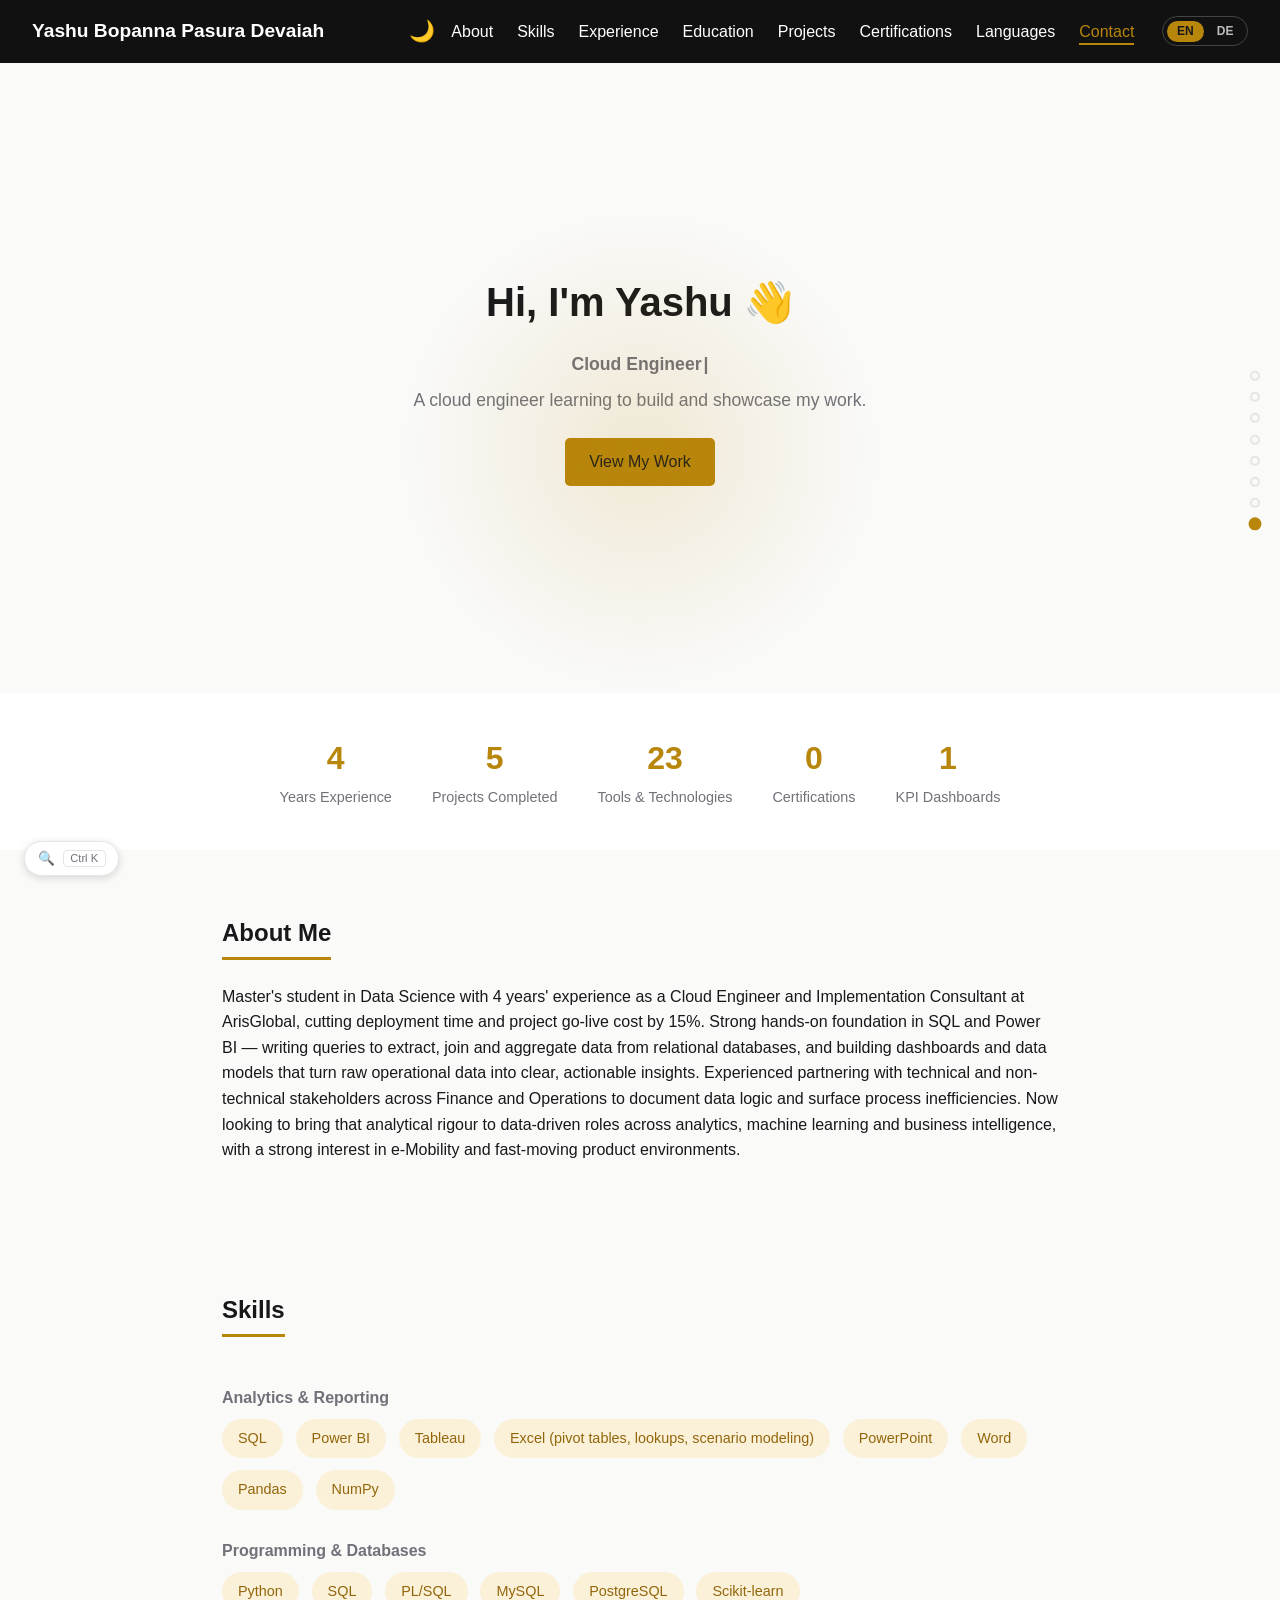
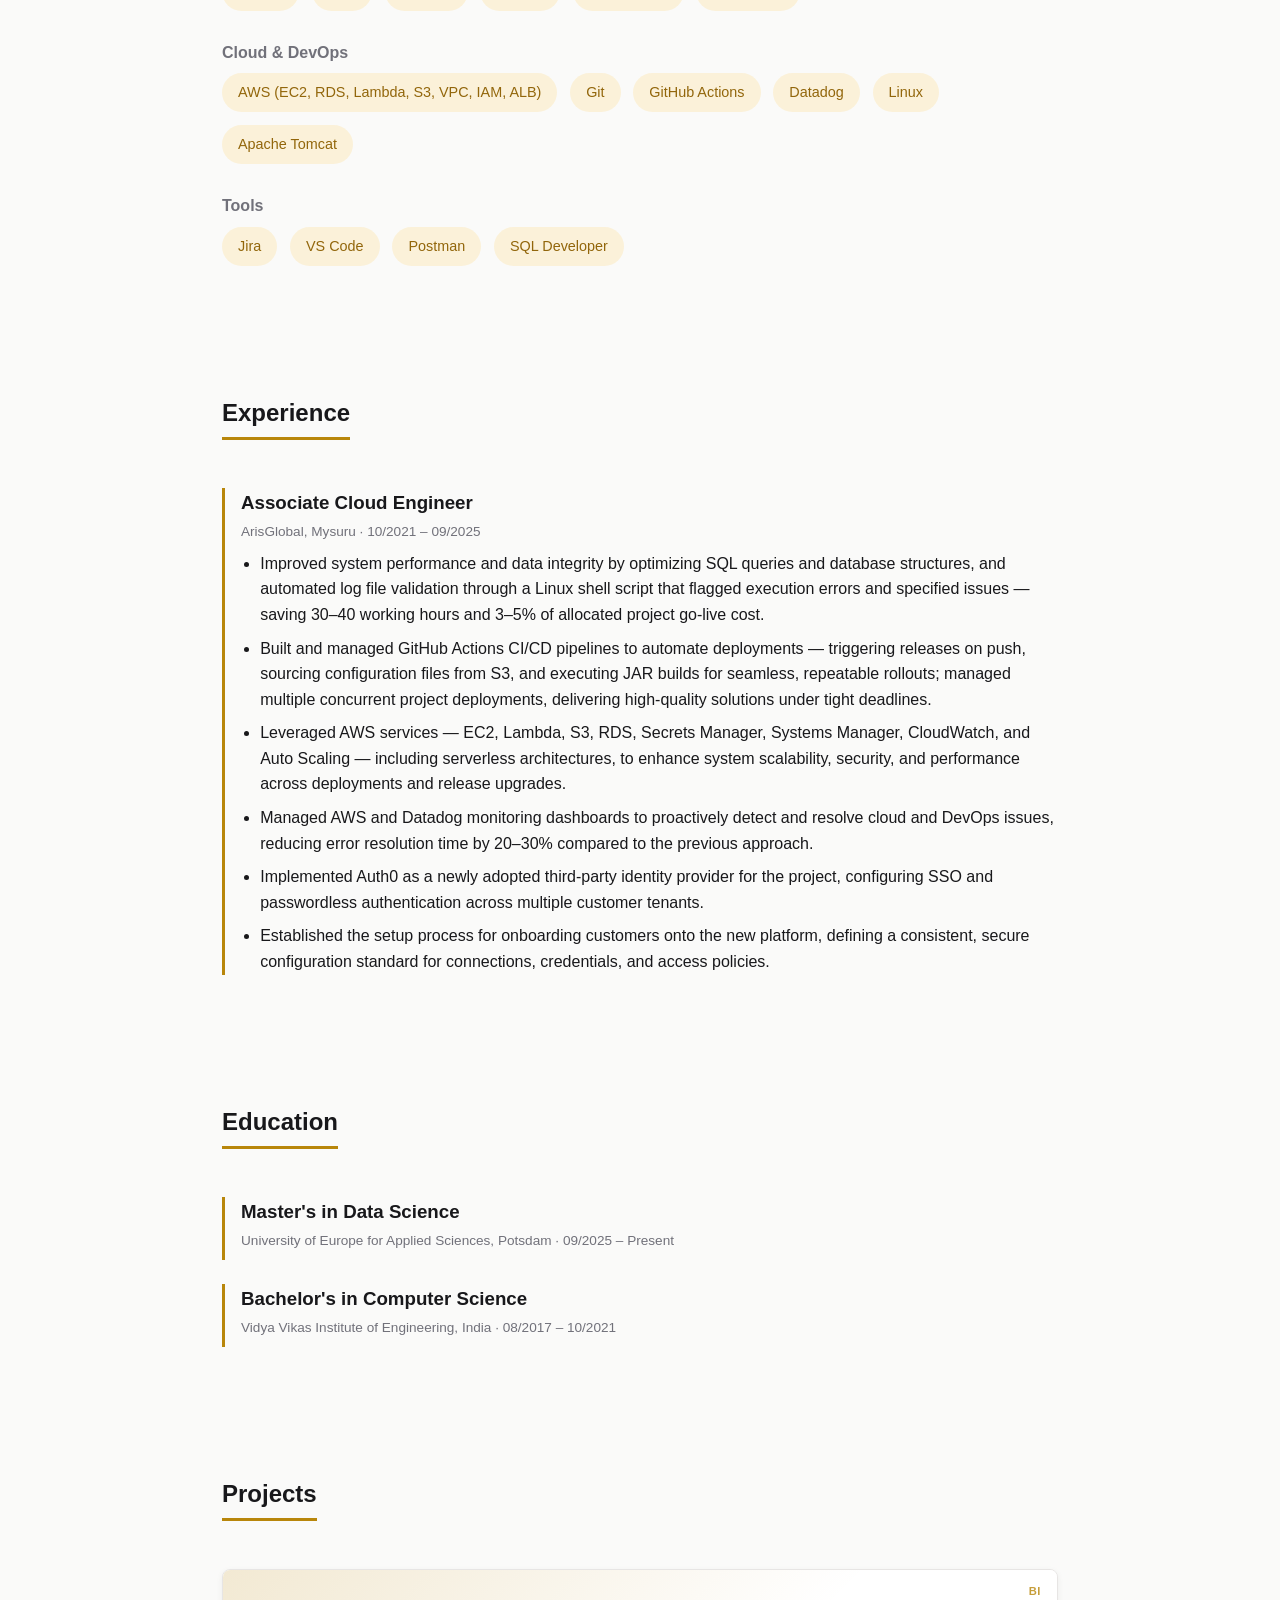
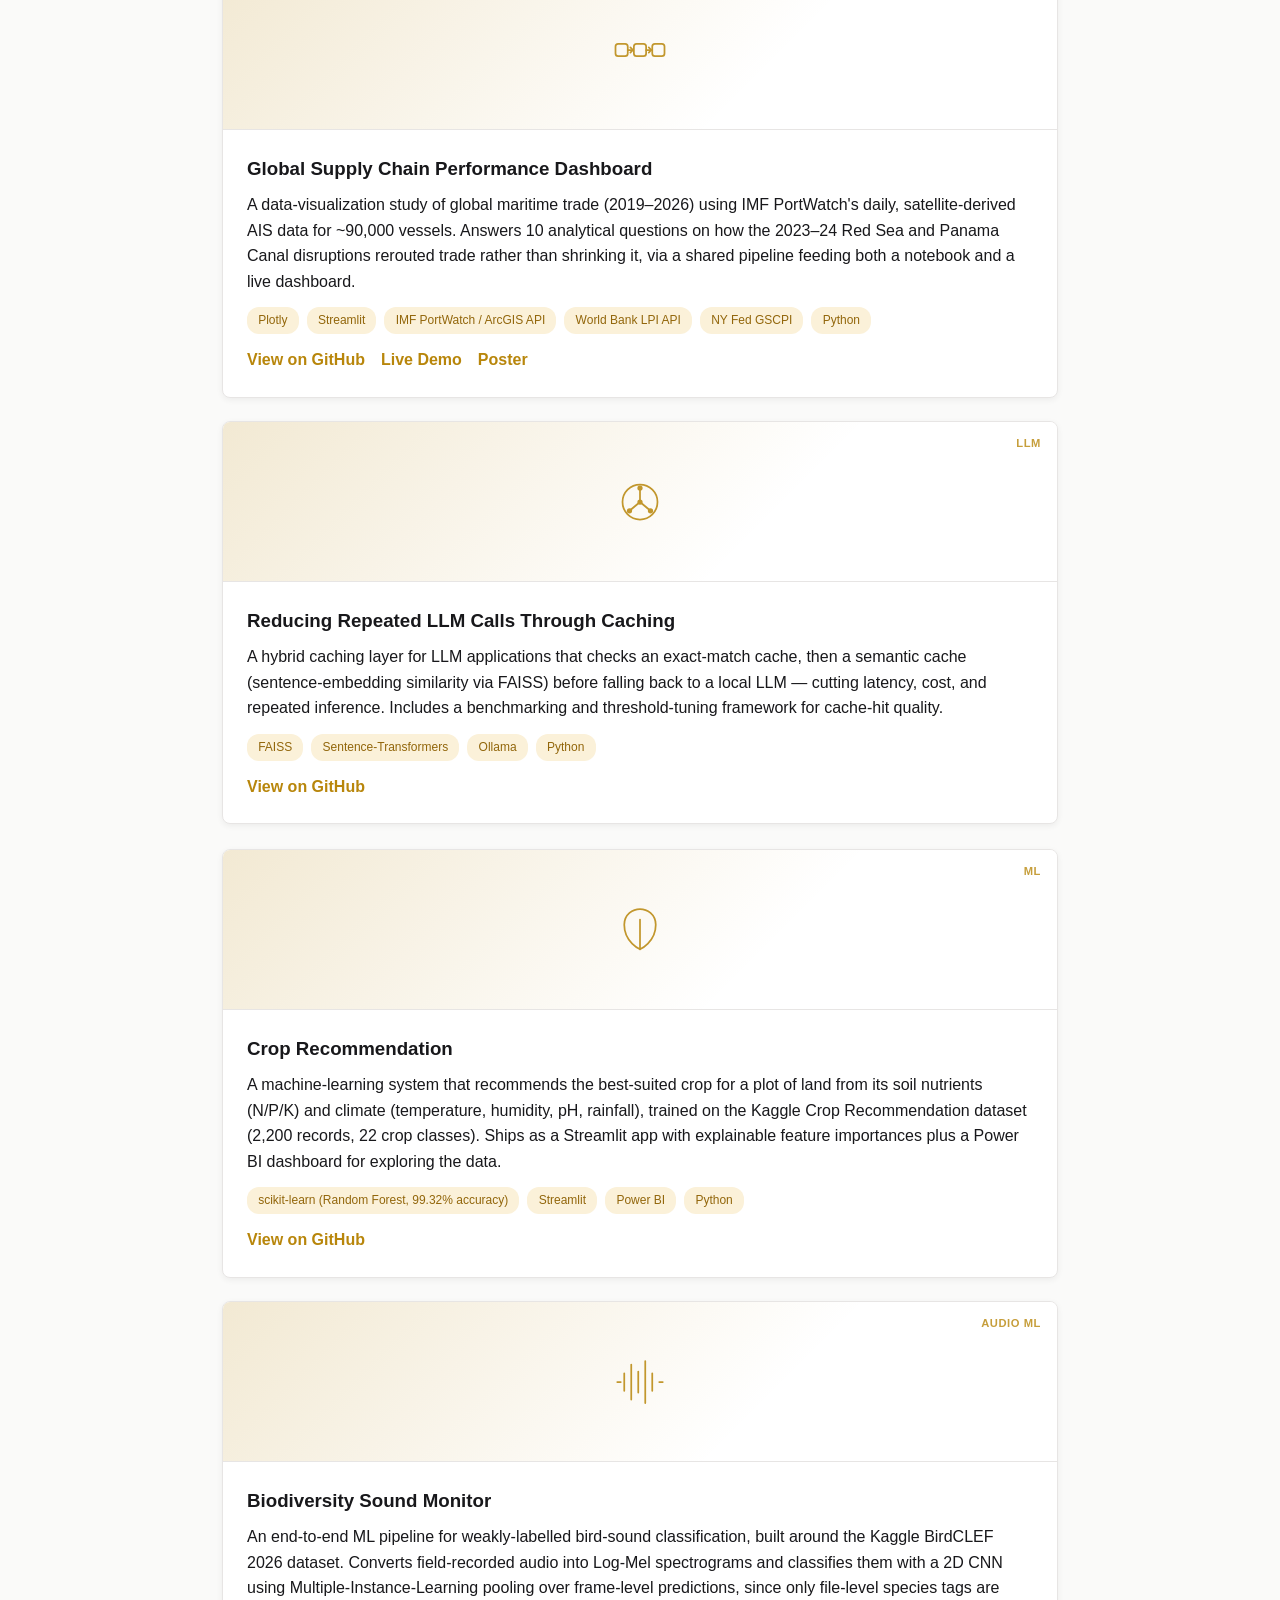
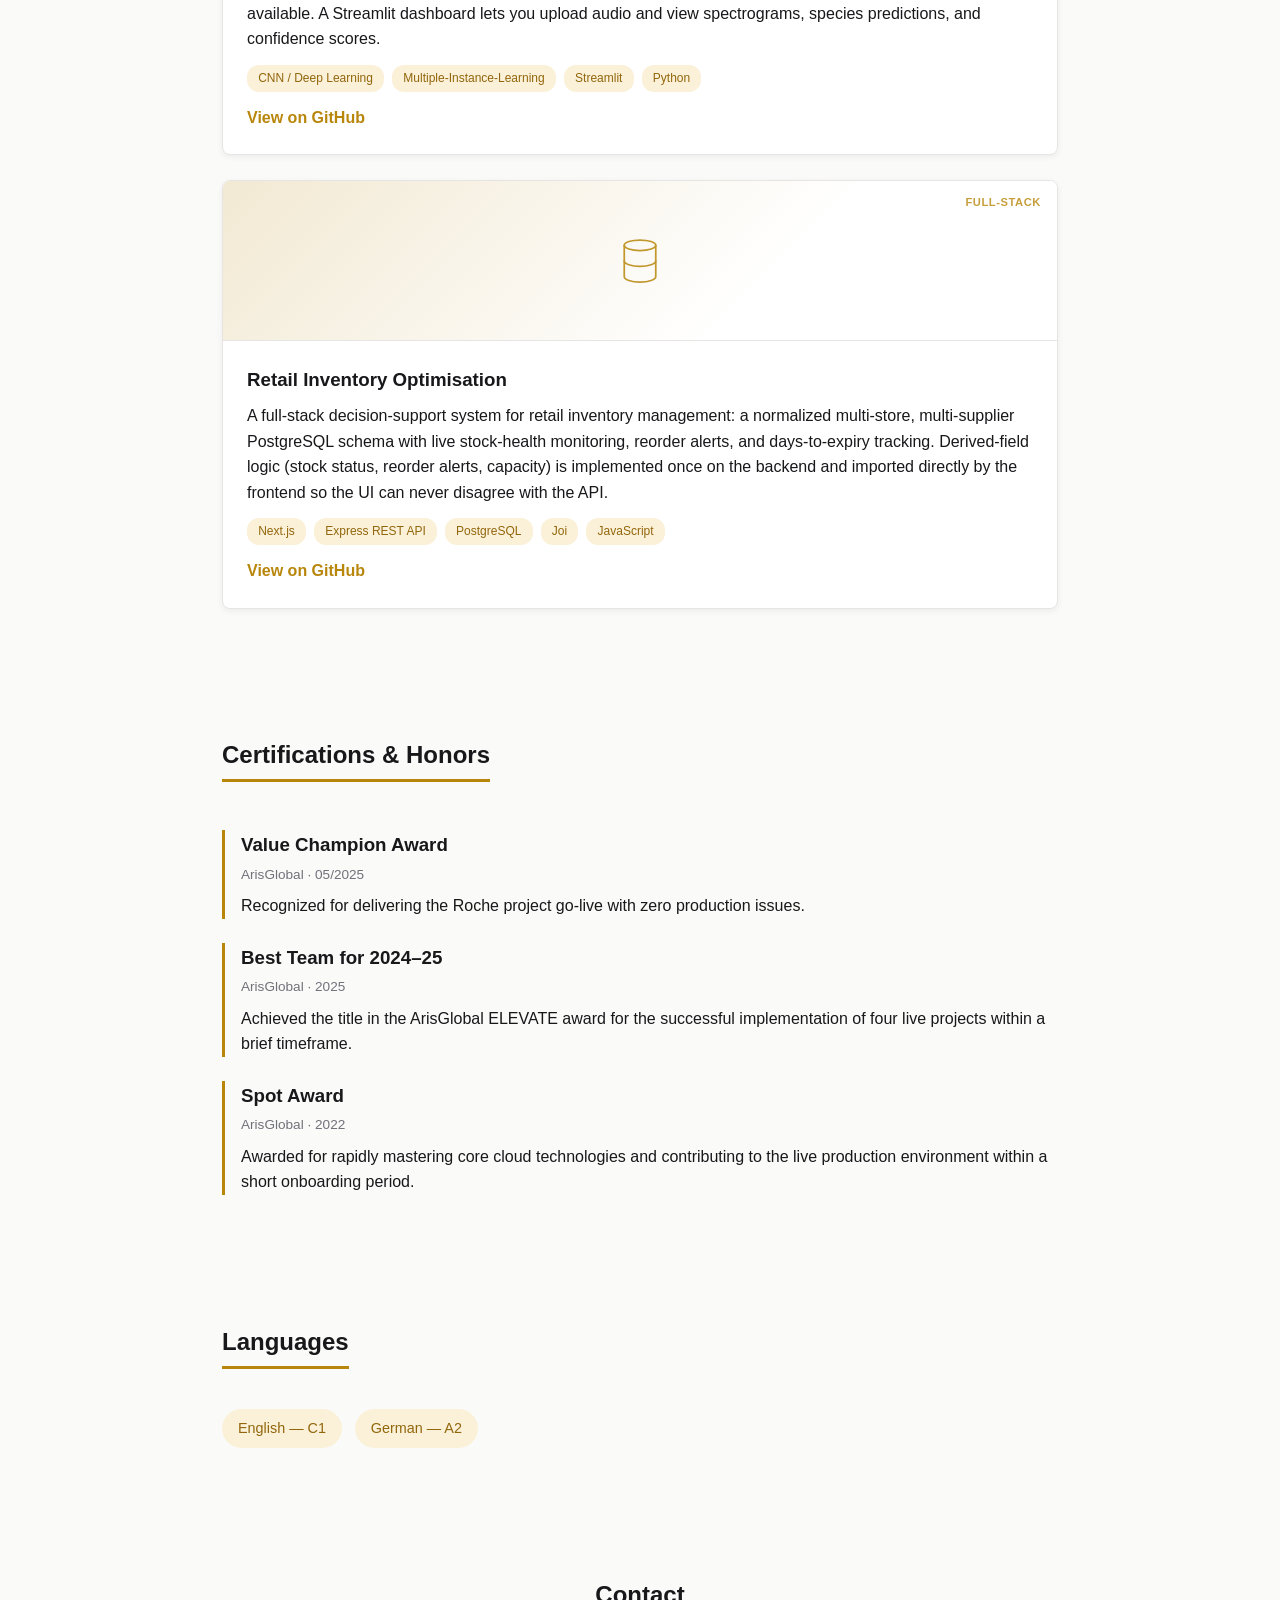
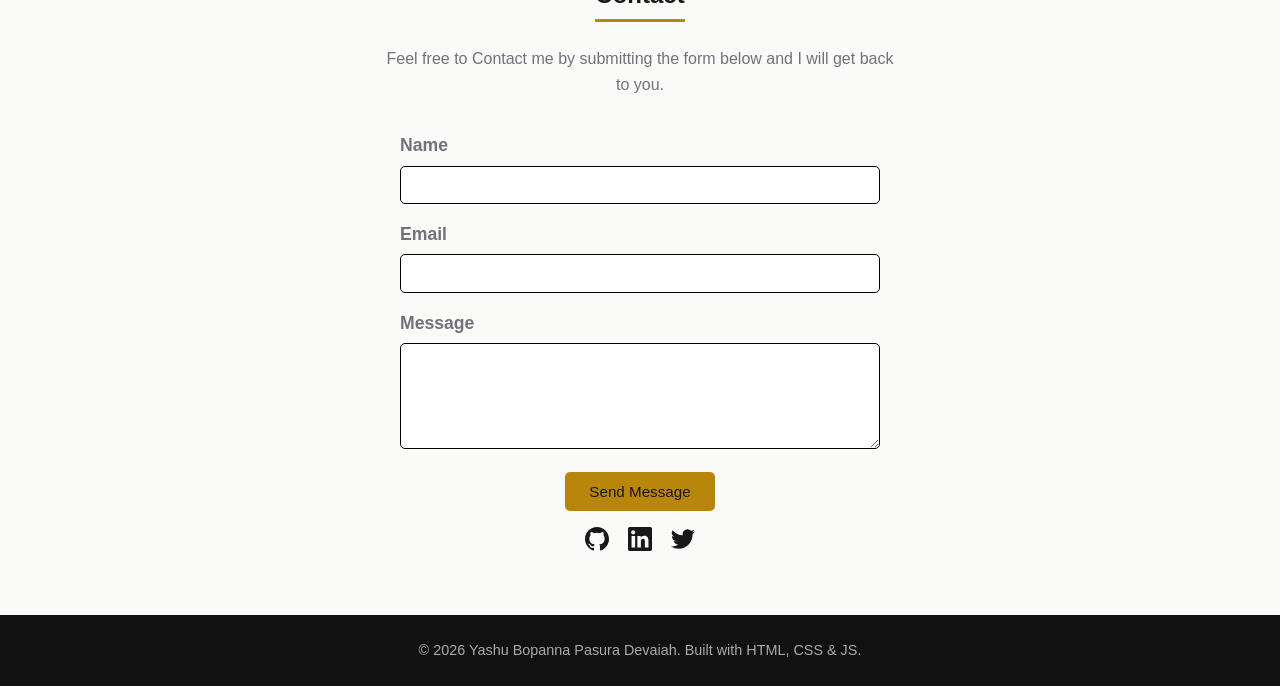
<file: index.html>
<!DOCTYPE html>
<html lang="en">
<head>
<script>
  if (localStorage.getItem('theme') === 'dark') {
    document.documentElement.setAttribute('data-theme', 'dark');
  }
</script>
<meta charset="UTF-8">
<meta name="viewport" content="width=device-width, initial-scale=1.0">
<title>Yashu Bopanna Pasura | Portfolio</title>
<meta name="description" content="Portfolio of Yashu Bopanna Pasura Devaiah, a cloud engineer building scalable and reliable cloud solutions.">
<meta name="keywords" content="cloud engineer, portfolio, projects, data science">
<meta property="og:title" content="Yashu Bopanna Pasura | Portfolio">
<meta property="og:description" content="Portfolio of Yashu Bopanna Pasura Devaiah, a cloud engineer building scalable and reliable cloud solutions.">
<meta property="og:image" content="https://bopanna012.github.io/assets/og-image.jpg">
<meta property="og:url" content="https://bopanna012.github.io/">
<meta property="og:type" content="website">
<meta name="twitter:card" content="summary_large_image">
<meta name="twitter:title" content="Yashu Bopanna Pasura | Portfolio">
<meta name="twitter:description" content="Portfolio of Yashu Bopanna Pasura Devaiah, a cloud engineer building scalable and reliable cloud solutions.">
<link rel="icon" href="data:image/svg+xml,<svg xmlns=%22http://www.w3.org/2000/svg%22 viewBox=%220 0 100 100%22><rect width=%22100%22 height=%22100%22 rx=%2220%22 fill=%22%234da6ff%22/><text x=%2250%22 y=%2266%22 font-size=%2260%22 text-anchor=%22middle%22 fill=%22%23fff%22 font-family=%22Arial%22>Y</text></svg>">
<link rel="stylesheet" href="style.css">
<script defer data-domain="bopanna012.github.io" src="https://plausible.io/js/script.js"></script>
<script type="application/ld+json">
{
  "@context": "https://schema.org",
  "@type": "Person",
  "name": "Yashu Bopanna Pasura Devaiah",
  "jobTitle": "Cloud Engineer",
  "email": "mailto:yashubopannapd012@gmail.com",
  "url": "https://bopanna012.github.io/",
  "sameAs": [
    "https://github.com/yourusername",
    "https://linkedin.com/in/yourusername",
    "https://twitter.com/yourusername"
  ]
}
</script>
</head>
<body>

  <a href="#main-content" class="skip-link" data-i18n="skipLink">Skip to content</a>

  <div class="progress-bar" id="progressBar"></div>

  <div class="spotlight" id="spotlight" aria-hidden="true"></div>

  <nav class="scrollspy-dots" id="scrollspyDots" aria-label="Section navigation"></nav>

  <header class="navbar">
    <h2><div class="logo">Yashu Bopanna Pasura Devaiah</div></h2>
    <div class="nav-right">
      <button class="theme-toggle" id="themeToggle" aria-label="Toggle light/dark theme">&#127769;</button>
      <button class="nav-toggle" id="navToggle" aria-label="Toggle navigation menu">&#9776;</button>
      <nav id="navMenu">
        <ul>
          <li><a href="#about" data-i18n="nav.about">About</a></li>
          <li><a href="#skills" data-i18n="nav.skills">Skills</a></li>
          <li><a href="#experience" data-i18n="nav.experience">Experience</a></li>
          <li><a href="#education" data-i18n="nav.education">Education</a></li>
          <li><a href="#projects" data-i18n="nav.projects">Projects</a></li>
          <li><a href="#certifications" data-i18n="nav.certifications">Certifications</a></li>
          <li><a href="#languages" data-i18n="nav.languages">Languages</a></li>
          <li><a href="#contact" data-i18n="nav.contact">Contact</a></li>
        </ul>
      </nav>
      <div class="lang-switch" role="group" aria-label="Switch language">
        <button class="lang-option" id="langEn" data-lang="en">EN</button>
        <button class="lang-option" id="langDe" data-lang="de">DE</button>
      </div>
    </div>
  </header>

  <section class="hero" id="main-content">
    <h1 data-i18n="hero.greeting">Hi, I'm Yashu 👋</h1>
    <p class="hero-role"><span id="typewriterText"></span><span class="typewriter-cursor" aria-hidden="true">|</span></p>
    <p data-i18n="hero.subtitle">A cloud engineer learning to build and showcase my work.</p>
    <div class="hero-buttons">
      <a href="#projects" class="btn magnetic" data-i18n="hero.viewWork">View My Work</a>
    </div>
  </section>

  <section class="stats">
    <div class="stat reveal">
      <span class="stat-number">4</span>
      <span class="stat-label" data-i18n="stats.years">Years Experience</span>
    </div>
    <div class="stat reveal">
      <span class="stat-number">5</span>
      <span class="stat-label" data-i18n="stats.projects">Projects Completed</span>
    </div>
    <div class="stat reveal">
      <span class="stat-number">23</span>
      <span class="stat-label" data-i18n="stats.tools">Tools & Technologies</span>
    </div>
    <div class="stat reveal">
      <span class="stat-number">0</span>
      <span class="stat-label" data-i18n="stats.certifications">Certifications</span>
    </div>
    <div class="stat reveal">
      <span class="stat-number">1</span>
      <span class="stat-label" data-i18n="stats.clients">KPI Dashboards</span>
    </div>
  </section>

  <section id="about" class="section reveal">
    <h2 data-i18n="about.heading">About Me</h2>
    <p data-i18n="about.body">
      Master's student in Data Science with 4 years' experience as a Cloud Engineer and Implementation Consultant at ArisGlobal, cutting deployment time and project go-live cost by 15%. Strong hands-on foundation in SQL and Power BI — writing queries to extract, join and aggregate data from relational databases, and building dashboards and data models that turn raw operational data into clear, actionable insights. Experienced partnering with technical and non-technical stakeholders across Finance and Operations to document data logic and surface process inefficiencies. Now looking to bring that analytical rigour to data-driven roles across analytics, machine learning and business intelligence, with a strong interest in e-Mobility and fast-moving product environments.
    </p>
  </section>

  <section id="skills" class="section reveal">
    <h2 data-i18n="skills.heading">Skills</h2>

    <h3 class="skills-group-title" data-i18n="skills.group.analytics">Analytics & Reporting</h3>
    <ul class="skills-list">
      <li class="reveal">SQL</li>
      <li class="reveal">Power BI</li>
      <li class="reveal">Tableau</li>
      <li class="reveal">Excel (pivot tables, lookups, scenario modeling)</li>
      <li class="reveal">PowerPoint</li>
      <li class="reveal">Word</li>
      <li class="reveal">Pandas</li>
      <li class="reveal">NumPy</li>
    </ul>

    <h3 class="skills-group-title" data-i18n="skills.group.programming">Programming & Databases</h3>
    <ul class="skills-list">
      <li class="reveal">Python</li>
      <li class="reveal">SQL</li>
      <li class="reveal">PL/SQL</li>
      <li class="reveal">MySQL</li>
      <li class="reveal">PostgreSQL</li>
      <li class="reveal">Scikit-learn</li>
    </ul>

    <h3 class="skills-group-title" data-i18n="skills.group.cloud">Cloud & DevOps</h3>
    <ul class="skills-list">
      <li class="reveal">AWS (EC2, RDS, Lambda, S3, VPC, IAM, ALB)</li>
      <li class="reveal">Git</li>
      <li class="reveal">GitHub Actions</li>
      <li class="reveal">Datadog</li>
      <li class="reveal">Linux</li>
      <li class="reveal">Apache Tomcat</li>
    </ul>

    <h3 class="skills-group-title" data-i18n="skills.group.tools">Tools</h3>
    <ul class="skills-list">
      <li class="reveal">Jira</li>
      <li class="reveal">VS Code</li>
      <li class="reveal">Postman</li>
      <li class="reveal">SQL Developer</li>
    </ul>
  </section>

  <section id="experience" class="section reveal">
    <h2 data-i18n="experience.heading">Experience</h2>
    <div class="timeline">
      <div class="timeline-item reveal">
        <h3>Associate Cloud Engineer</h3>
        <span class="timeline-meta">ArisGlobal, Mysuru &middot; 10/2021 – 09/2025</span>
        <ul class="timeline-details">
          <li data-i18n="experience.bullet1">Improved system performance and data integrity by optimizing SQL queries and database structures, and automated log file validation through a Linux shell script that flagged execution errors and specified issues — saving 30–40 working hours and 3–5% of allocated project go-live cost.</li>
          <li data-i18n="experience.bullet2">Built and managed GitHub Actions CI/CD pipelines to automate deployments — triggering releases on push, sourcing configuration files from S3, and executing JAR builds for seamless, repeatable rollouts; managed multiple concurrent project deployments, delivering high-quality solutions under tight deadlines.</li>
          <li data-i18n="experience.bullet3">Leveraged AWS services — EC2, Lambda, S3, RDS, Secrets Manager, Systems Manager, CloudWatch, and Auto Scaling — including serverless architectures, to enhance system scalability, security, and performance across deployments and release upgrades.</li>
          <li data-i18n="experience.bullet4">Managed AWS and Datadog monitoring dashboards to proactively detect and resolve cloud and DevOps issues, reducing error resolution time by 20–30% compared to the previous approach.</li>
          <li data-i18n="experience.bullet5">Implemented Auth0 as a newly adopted third-party identity provider for the project, configuring SSO and passwordless authentication across multiple customer tenants.</li>
          <li data-i18n="experience.bullet6">Established the setup process for onboarding customers onto the new platform, defining a consistent, secure configuration standard for connections, credentials, and access policies.</li>
        </ul>
      </div>
    </div>
  </section>

  <section id="education" class="section reveal">
    <h2 data-i18n="education.heading">Education</h2>
    <div class="timeline">
      <div class="timeline-item reveal">
        <h3 data-i18n="education.master">Master's in Data Science</h3>
        <span class="timeline-meta">University of Europe for Applied Sciences, Potsdam &middot; 09/2025 – Present</span>
      </div>
      <div class="timeline-item reveal">
        <h3 data-i18n="education.bachelor">Bachelor's in Computer Science</h3>
        <span class="timeline-meta">Vidya Vikas Institute of Engineering, India &middot; 08/2017 – 10/2021</span>
      </div>
    </div>
  </section>

  <section id="projects" class="section reveal">
    <h2 data-i18n="projects.heading">Projects</h2>
    <div class="project-grid">
      <div class="project-card reveal" id="project-supply-chain">
        <a class="project-banner" href="https://github.com/bopanna012/Global-Supply-Chain-Performance-Dashboard" target="_blank" aria-label="View Global Supply Chain Performance Dashboard on GitHub">
          <span class="project-banner-tag">BI</span>
          <svg viewBox="0 0 64 64" fill="none" stroke="currentColor" stroke-width="2" stroke-linecap="round" stroke-linejoin="round">
            <rect x="4" y="25" width="14" height="14" rx="3"/>
            <rect x="25" y="25" width="14" height="14" rx="3"/>
            <rect x="46" y="25" width="14" height="14" rx="3"/>
            <path d="M18 32h5M39 32h5"/>
            <path d="M21 29l3 3-3 3M42 29l3 3-3 3"/>
          </svg>
          <span class="project-banner-overlay"><span data-i18n="links.github">View on GitHub</span> &#8594;</span>
        </a>
        <div class="project-card-body">
          <h3>Global Supply Chain Performance Dashboard</h3>
          <p data-i18n="projects.supplyChain">A data-visualization study of global maritime trade (2019–2026) using IMF PortWatch's daily, satellite-derived AIS data for ~90,000 vessels. Answers 10 analytical questions on how the 2023–24 Red Sea and Panama Canal disruptions rerouted trade rather than shrinking it, via a shared pipeline feeding both a notebook and a live dashboard.</p>
          <ul class="tag-list">
            <li>Plotly</li>
            <li>Streamlit</li>
            <li>IMF PortWatch / ArcGIS API</li>
            <li>World Bank LPI API</li>
            <li>NY Fed GSCPI</li>
            <li>Python</li>
          </ul>
          <div class="project-links">
            <a href="https://github.com/bopanna012/Global-Supply-Chain-Performance-Dashboard" target="_blank" data-i18n="links.github">View on GitHub</a>
            <a href="https://global-supply-chain-performance-dashboard-7en4lf4cnljnwckrwqeg.streamlit.app/" target="_blank" data-i18n="links.demo">Live Demo</a>
            <a href="https://github.com/bopanna012/Global-Supply-Chain-Performance-Dashboard/blob/main/presentation/poster.pdf" target="_blank" data-i18n="links.poster">Poster</a>
          </div>
        </div>
      </div>
      <div class="project-card reveal" id="project-llm-caching">
        <a class="project-banner" href="https://github.com/bopanna012/Reducing-Repeated-LLM-Calls-Through-Caching" target="_blank" aria-label="View Reducing Repeated LLM Calls Through Caching on GitHub">
          <span class="project-banner-tag">LLM</span>
          <svg viewBox="0 0 64 64" fill="none" stroke="currentColor" stroke-width="2" stroke-linecap="round" stroke-linejoin="round">
            <circle cx="32" cy="32" r="20"/>
            <path d="M32 32V16M32 32L20 42M32 32L44 42"/>
            <circle cx="32" cy="32" r="3" fill="currentColor" stroke="none"/>
            <circle cx="32" cy="16" r="3" fill="currentColor" stroke="none"/>
            <circle cx="20" cy="42" r="3" fill="currentColor" stroke="none"/>
            <circle cx="44" cy="42" r="3" fill="currentColor" stroke="none"/>
          </svg>
          <span class="project-banner-overlay"><span data-i18n="links.github">View on GitHub</span> &#8594;</span>
        </a>
        <div class="project-card-body">
          <h3>Reducing Repeated LLM Calls Through Caching</h3>
          <p data-i18n="projects.llmCaching">A hybrid caching layer for LLM applications that checks an exact-match cache, then a semantic cache (sentence-embedding similarity via FAISS) before falling back to a local LLM — cutting latency, cost, and repeated inference. Includes a benchmarking and threshold-tuning framework for cache-hit quality.</p>
          <ul class="tag-list">
            <li>FAISS</li>
            <li>Sentence-Transformers</li>
            <li>Ollama</li>
            <li>Python</li>
          </ul>
          <div class="project-links">
            <a href="https://github.com/bopanna012/Reducing-Repeated-LLM-Calls-Through-Caching" target="_blank" data-i18n="links.github">View on GitHub</a>
          </div>
        </div>
      </div>
      <div class="project-card reveal" id="project-crop-recommendation">
        <a class="project-banner" href="https://github.com/bopanna012/Crop_Recommendation" target="_blank" aria-label="View Crop Recommendation on GitHub">
          <span class="project-banner-tag">ML</span>
          <svg viewBox="0 0 64 64" fill="none" stroke="currentColor" stroke-width="2" stroke-linecap="round" stroke-linejoin="round">
            <path d="M32 54C32 54 14 46 14 26C14 14 24 8 32 8C40 8 50 14 50 26C50 46 32 54 32 54Z"/>
            <path d="M32 54V20"/>
          </svg>
          <span class="project-banner-overlay"><span data-i18n="links.github">View on GitHub</span> &#8594;</span>
        </a>
        <div class="project-card-body">
          <h3>Crop Recommendation</h3>
          <p data-i18n="projects.cropRecommendation">A machine-learning system that recommends the best-suited crop for a plot of land from its soil nutrients (N/P/K) and climate (temperature, humidity, pH, rainfall), trained on the Kaggle Crop Recommendation dataset (2,200 records, 22 crop classes). Ships as a Streamlit app with explainable feature importances plus a Power BI dashboard for exploring the data.</p>
          <ul class="tag-list">
            <li>scikit-learn (Random Forest, 99.32% accuracy)</li>
            <li>Streamlit</li>
            <li>Power BI</li>
            <li>Python</li>
          </ul>
          <div class="project-links">
            <a href="https://github.com/bopanna012/Crop_Recommendation" target="_blank" data-i18n="links.github">View on GitHub</a>
          </div>
        </div>
      </div>
      <div class="project-card reveal" id="project-biodiversity">
        <a class="project-banner" href="https://github.com/bopanna012/biodiversity-sound-monitor" target="_blank" aria-label="View Biodiversity Sound Monitor on GitHub">
          <span class="project-banner-tag">AUDIO ML</span>
          <svg viewBox="0 0 64 64" fill="none" stroke="currentColor" stroke-width="2" stroke-linecap="round" stroke-linejoin="round">
            <path d="M6 32h4M14 22v20M22 12v40M30 20v24M38 8v48M46 22v20M54 32h4"/>
          </svg>
          <span class="project-banner-overlay"><span data-i18n="links.github">View on GitHub</span> &#8594;</span>
        </a>
        <div class="project-card-body">
          <h3>Biodiversity Sound Monitor</h3>
          <p data-i18n="projects.biodiversity">An end-to-end ML pipeline for weakly-labelled bird-sound classification, built around the Kaggle BirdCLEF 2026 dataset. Converts field-recorded audio into Log-Mel spectrograms and classifies them with a 2D CNN using Multiple-Instance-Learning pooling over frame-level predictions, since only file-level species tags are available. A Streamlit dashboard lets you upload audio and view spectrograms, species predictions, and confidence scores.</p>
          <ul class="tag-list">
            <li>CNN / Deep Learning</li>
            <li>Multiple-Instance-Learning</li>
            <li>Streamlit</li>
            <li>Python</li>
          </ul>
          <div class="project-links">
            <a href="https://github.com/bopanna012/biodiversity-sound-monitor" target="_blank" data-i18n="links.github">View on GitHub</a>
          </div>
        </div>
      </div>
      <div class="project-card reveal" id="project-retail-inventory">
        <a class="project-banner" href="https://github.com/bopanna012/Retail_inventory_optimisation" target="_blank" aria-label="View Retail Inventory Optimisation on GitHub">
          <span class="project-banner-tag">FULL-STACK</span>
          <svg viewBox="0 0 64 64" fill="none" stroke="currentColor" stroke-width="2" stroke-linecap="round" stroke-linejoin="round">
            <ellipse cx="32" cy="14" rx="18" ry="6"/>
            <path d="M14 14v18c0 3.3 8 6 18 6s18-2.7 18-6V14"/>
            <path d="M14 32v18c0 3.3 8 6 18 6s18-2.7 18-6V32"/>
          </svg>
          <span class="project-banner-overlay"><span data-i18n="links.github">View on GitHub</span> &#8594;</span>
        </a>
        <div class="project-card-body">
          <h3>Retail Inventory Optimisation</h3>
          <p data-i18n="projects.retailInventory">A full-stack decision-support system for retail inventory management: a normalized multi-store, multi-supplier PostgreSQL schema with live stock-health monitoring, reorder alerts, and days-to-expiry tracking. Derived-field logic (stock status, reorder alerts, capacity) is implemented once on the backend and imported directly by the frontend so the UI can never disagree with the API.</p>
          <ul class="tag-list">
            <li>Next.js</li>
            <li>Express REST API</li>
            <li>PostgreSQL</li>
            <li>Joi</li>
            <li>JavaScript</li>
          </ul>
          <div class="project-links">
            <a href="https://github.com/bopanna012/Retail_inventory_optimisation" target="_blank" data-i18n="links.github">View on GitHub</a>
          </div>
        </div>
      </div>
    </div>
  </section>

  <section id="certifications" class="section reveal">
    <h2 data-i18n="certifications.heading">Certifications & Honors</h2>
    <div class="timeline">
      <div class="timeline-item reveal">
        <h3>Value Champion Award</h3>
        <span class="timeline-meta">ArisGlobal &middot; 05/2025</span>
        <p data-i18n="certifications.valueChampion">Recognized for delivering the Roche project go-live with zero production issues.</p>
      </div>
      <div class="timeline-item reveal">
        <h3>Best Team for 2024–25</h3>
        <span class="timeline-meta">ArisGlobal &middot; 2025</span>
        <p data-i18n="certifications.bestTeam">Achieved the title in the ArisGlobal ELEVATE award for the successful implementation of four live projects within a brief timeframe.</p>
      </div>
      <div class="timeline-item reveal">
        <h3>Spot Award</h3>
        <span class="timeline-meta">ArisGlobal &middot; 2022</span>
        <p data-i18n="certifications.spotAward">Awarded for rapidly mastering core cloud technologies and contributing to the live production environment within a short onboarding period.</p>
      </div>
    </div>
  </section>

  <section id="languages" class="section reveal">
    <h2 data-i18n="languages.heading">Languages</h2>
    <ul class="skills-list">
      <li class="reveal" data-i18n="languages.english">English — C1</li>
      <li class="reveal" data-i18n="languages.german">German — A2</li>
    </ul>
  </section>

  <section id="contact" class="section reveal contact-section">
    <h2 data-i18n="contact.heading">Contact</h2>
    <p class="contact-intro" data-i18n="contact.intro">Feel free to Contact me by submitting the form below and I will get back to you.</p>

    <form class="contact-form" action="https://formspree.io/f/YOUR_FORM_ID" method="POST">
      <label for="name" data-i18n="contact.name">Name</label>
      <input type="text" id="name" name="name" required>

      <label for="email" data-i18n="contact.emailField">Email</label>
      <input type="email" id="email" name="email" required>

      <label for="message" data-i18n="contact.message">Message</label>
      <textarea id="message" name="message" rows="5" required></textarea>

      <button type="submit" class="btn" data-i18n="contact.send">Send Message</button>
    </form>

    <div class="social-icons">
      <a href="https://github.com/yourusername" target="_blank" aria-label="GitHub">
        <svg viewBox="0 0 24 24" width="24" height="24" fill="currentColor"><path d="M12 0C5.37 0 0 5.37 0 12c0 5.3 3.44 9.8 8.21 11.39.6.11.82-.26.82-.58 0-.29-.01-1.04-.02-2.04-3.34.73-4.04-1.61-4.04-1.61-.55-1.39-1.34-1.76-1.34-1.76-1.09-.75.08-.73.08-.73 1.2.08 1.84 1.24 1.84 1.24 1.07 1.83 2.81 1.3 3.5 1 .11-.78.42-1.3.76-1.6-2.67-.3-5.47-1.33-5.47-5.93 0-1.31.47-2.38 1.24-3.22-.12-.3-.54-1.52.12-3.18 0 0 1.01-.32 3.3 1.23a11.5 11.5 0 0 1 6 0c2.29-1.55 3.3-1.23 3.3-1.23.66 1.66.24 2.88.12 3.18.77.84 1.24 1.91 1.24 3.22 0 4.61-2.81 5.63-5.49 5.92.43.37.81 1.1.81 2.22 0 1.6-.02 2.89-.02 3.29 0 .32.22.7.83.58C20.56 21.8 24 17.3 24 12c0-6.63-5.37-12-12-12z"/></svg>
      </a>
      <a href="https://linkedin.com/in/yourusername" target="_blank" aria-label="LinkedIn">
        <svg viewBox="0 0 24 24" width="24" height="24" fill="currentColor"><path d="M20.45 20.45h-3.56v-5.57c0-1.33-.02-3.04-1.85-3.04-1.85 0-2.14 1.45-2.14 2.94v5.67H9.35V9h3.41v1.56h.05c.48-.9 1.64-1.85 3.38-1.85 3.61 0 4.28 2.38 4.28 5.47v6.27zM5.34 7.43a2.07 2.07 0 1 1 0-4.13 2.07 2.07 0 0 1 0 4.13zM7.12 20.45H3.56V9h3.56v11.45zM22.22 0H1.77C.79 0 0 .77 0 1.73v20.54C0 23.23.79 24 1.77 24h20.45c.98 0 1.78-.77 1.78-1.73V1.73C24 .77 23.2 0 22.22 0z"/></svg>
      </a>
      <a href="https://twitter.com/yourusername" target="_blank" aria-label="Twitter">
        <svg viewBox="0 0 24 24" width="24" height="24" fill="currentColor"><path d="M23.95 4.57a9.83 9.83 0 0 1-2.83.78 4.94 4.94 0 0 0 2.17-2.72c-.95.56-2 .97-3.13 1.19a4.92 4.92 0 0 0-8.39 4.48A13.94 13.94 0 0 1 1.64 3.16a4.92 4.92 0 0 0 1.52 6.57 4.9 4.9 0 0 1-2.23-.61v.06a4.92 4.92 0 0 0 3.95 4.83 4.93 4.93 0 0 1-2.22.08 4.93 4.93 0 0 0 4.6 3.42A9.87 9.87 0 0 1 0 19.54a13.94 13.94 0 0 0 7.55 2.21c9.06 0 14.01-7.5 14.01-14.01 0-.21 0-.42-.02-.63a10 10 0 0 0 2.46-2.54z"/></svg>
      </a>
    </div>
  </section>

  <button id="backToTop" class="back-to-top" aria-label="Back to top">&#8593;</button>

  <button id="cmdkTrigger" class="cmdk-trigger" aria-label="Open command palette (Ctrl/Cmd+K)">
    <span>&#128269;</span>
    <kbd>Ctrl K</kbd>
  </button>

  <div class="cmdk-overlay" id="cmdkOverlay" hidden>
    <div class="cmdk-panel" role="dialog" aria-modal="true" aria-label="Command palette">
      <input type="text" id="cmdkInput" class="cmdk-input" placeholder="Jump to a section or project…" autocomplete="off">
      <ul class="cmdk-results" id="cmdkResults"></ul>
    </div>
  </div>

  <footer>
    <p>&copy; <span id="year"></span> Yashu Bopanna Pasura Devaiah. <span data-i18n="footer.builtWith">Built with HTML, CSS & JS.</span></p>
  </footer>

  <script src="script.js"></script>
</body>
</html>
</file>
<file: style.css>
* {
  margin: 0;
  padding: 0;
  box-sizing: border-box;
}

:root {
  --accent: #b8860b;
  --accent-rgb: 184, 134, 11;
  --accent-hover: #96690c;
  --text-on-accent: #18181b;

  --bg-body: #fafaf9;
  --text-body: #18181b;
  --bg-hero: #fafaf9;
  --text-hero-sub: #71717a;
  --bg-stats: #ffffff;

  --bg-card: #ffffff;
  --border-card: #e7e5e4;
  --shadow-card: rgba(0, 0, 0, 0.06);

  --bg-tag: #fbf1d9;
  --text-tag: #92660b;

  --text-meta: #71717a;

  --bg-input: #ffffff;
  --border-input: #000000;
  --text-input: #18181b;

  --text-social: #18181b;
}

[data-theme="dark"] {
  --accent: #d4af37;
  --accent-rgb: 212, 175, 55;
  --accent-hover: #aa8c2c;
  --text-on-accent: #0c0c0c;

  --bg-body: #0c0c0c;
  --text-body: #fafaf9;
  --bg-hero: #0c0c0c;
  --text-hero-sub: #a1a1aa;
  --bg-stats: #171717;

  --bg-card: #171717;
  --border-card: #27272a;
  --shadow-card: rgba(0, 0, 0, 0.5);

  --bg-tag: #27272a;
  --text-tag: #d4af37;

  --text-meta: #a1a1aa;

  --bg-input: #171717;
  --border-input: #52525b;
  --text-input: #fafaf9;

  --text-social: #fafaf9;
}

body {
  font-family: 'Segoe UI', Arial, sans-serif;
  color: var(--text-body);
  line-height: 1.6;
  background: var(--bg-body);
  transition: background-color 0.3s ease, color 0.3s ease;
}

.skip-link {
  position: absolute;
  top: -3rem;
  left: 1rem;
  background: var(--accent);
  color: var(--text-on-accent);
  padding: 0.6rem 1.2rem;
  border-radius: 4px;
  text-decoration: none;
  z-index: 300;
  transition: top 0.2s ease;
}

.skip-link:focus {
  top: 1rem;
}

.progress-bar {
  position: fixed;
  top: 0;
  left: 0;
  height: 3px;
  width: 0%;
  background: var(--accent);
  z-index: 200;
  transition: width 0.1s ease-out;
}

.spotlight {
  position: fixed;
  inset: 0;
  pointer-events: none;
  z-index: 1;
  background: radial-gradient(600px circle at var(--mx, 50%) var(--my, 50%), rgba(var(--accent-rgb), 0.15), transparent 40%);
}

@media (hover: none) {
  .spotlight {
    display: none;
  }
}

@media (prefers-reduced-motion: reduce) {
  .spotlight {
    display: none;
  }
}

.navbar {
  display: flex;
  justify-content: space-between;
  align-items: center;
  padding: 1rem 2rem;
  background: #111;
  color: #fff;
  position: sticky;
  top: 0;
  z-index: 100;
}

.navbar .logo {
  font-weight: bold;
  font-size: 1.2rem;
}

.navbar nav ul {
  list-style: none;
  display: flex;
  gap: 1.5rem;
}

.navbar nav a {
  color: #fff;
  text-decoration: none;
}

.navbar nav a {
  position: relative;
  padding-bottom: 0.2rem;
  transition: color 0.2s ease;
}

.navbar nav a::after {
  content: '';
  position: absolute;
  left: 0;
  bottom: -2px;
  width: 0;
  height: 2px;
  background: var(--accent);
  transition: width 0.25s ease;
}

.navbar nav a:hover {
  color: var(--accent);
}

.navbar nav a:hover::after,
.navbar nav a.active::after {
  width: 100%;
}

.navbar nav a.active {
  color: var(--accent);
}

.nav-right {
  display: flex;
  align-items: center;
  gap: 1rem;
}

.theme-toggle,
.nav-toggle {
  background: none;
  border: none;
  color: #fff;
  font-size: 1.3rem;
  cursor: pointer;
  line-height: 1;
}

.lang-switch {
  display: flex;
  align-items: center;
  gap: 0.15rem;
  margin-left: 0.75rem;
  padding: 0.2rem;
  border: 1px solid #444;
  border-radius: 999px;
}

.lang-option {
  background: none;
  border: none;
  color: #bbb;
  font-size: 0.75rem;
  font-weight: 600;
  padding: 0.3rem 0.65rem;
  border-radius: 999px;
  cursor: pointer;
  line-height: 1;
  transition: background 0.2s ease, color 0.2s ease;
}

.lang-option.active {
  background: var(--accent);
  color: var(--text-on-accent);
}

.nav-toggle {
  display: none;
  font-size: 1.5rem;
}

.hero {
  min-height: 70vh;
  display: flex;
  flex-direction: column;
  justify-content: center;
  align-items: center;
  text-align: center;
  background: var(--bg-hero);
  padding: 2rem;
  transition: background-color 0.3s ease;
}

.hero > * {
  opacity: 0;
  transform: translateY(20px);
  animation: hero-in 0.7s ease forwards;
}

.hero h1 { animation-delay: 0.05s; }
.hero .hero-role { animation-delay: 0.2s; }
.hero p { animation-delay: 0.35s; }
.hero .hero-buttons { animation-delay: 0.5s; }

@keyframes hero-in {
  to {
    opacity: 1;
    transform: translateY(0);
  }
}

@media (prefers-reduced-motion: reduce) {
  .hero > * {
    animation: none;
    opacity: 1;
    transform: none;
  }
}

.hero h1 {
  font-size: 2.5rem;
  margin-bottom: 1rem;
}

.hero p {
  font-size: 1.1rem;
  margin-bottom: 1.5rem;
  color: var(--text-hero-sub);
}

.hero-role {
  font-size: 1.3rem;
  font-weight: 600;
  color: var(--accent);
  margin-bottom: 0.5rem !important;
  min-height: 1.6em;
}

.typewriter-cursor {
  display: inline-block;
  margin-left: 2px;
  animation: cursor-blink 1s step-end infinite;
}

@keyframes cursor-blink {
  0%, 100% { opacity: 1; }
  50% { opacity: 0; }
}

@media (prefers-reduced-motion: reduce) {
  .typewriter-cursor {
    animation: none;
  }
}

.hero-buttons {
  display: flex;
  gap: 0.8rem;
  flex-wrap: wrap;
  justify-content: center;
}

.btn {
  background: var(--accent);
  color: var(--text-on-accent);
  padding: 0.7rem 1.5rem;
  border-radius: 5px;
  text-decoration: none;
  display: inline-block;
  transition: background 0.2s ease, transform 0.15s ease-out;
}

.btn:hover {
  background: var(--accent-hover);
}

.btn-outline {
  background: transparent;
  border: 2px solid var(--accent);
  color: var(--accent);
}

.btn-outline:hover {
  background: var(--accent);
  color: var(--text-on-accent);
}

.stats {
  display: flex;
  flex-wrap: wrap;
  justify-content: center;
  gap: 2.5rem;
  padding: 2.5rem 2rem;
  background: var(--bg-stats);
  text-align: center;
  transition: background-color 0.3s ease;
}

.stat-number {
  display: block;
  font-size: 2rem;
  font-weight: bold;
  color: var(--accent);
}

.stat-label {
  font-size: 0.9rem;
  color: var(--text-hero-sub);
}

.reveal {
  opacity: 0;
  transform: translateY(28px);
  transition: opacity 0.6s ease, transform 0.6s ease;
}

.reveal.visible {
  opacity: 1;
  transform: translateY(0);
}

@media (prefers-reduced-motion: reduce) {
  .reveal {
    transition: none;
    opacity: 1;
    transform: none;
  }
}

.project-grid .reveal:nth-child(1),
.timeline .reveal:nth-child(1),
.skills-list .reveal:nth-child(1),
.stats .reveal:nth-child(1) { transition-delay: 0s; }

.project-grid .reveal:nth-child(2),
.timeline .reveal:nth-child(2),
.skills-list .reveal:nth-child(2),
.stats .reveal:nth-child(2) { transition-delay: 0.1s; }

.project-grid .reveal:nth-child(3),
.timeline .reveal:nth-child(3),
.skills-list .reveal:nth-child(3),
.stats .reveal:nth-child(3) { transition-delay: 0.2s; }

.project-grid .reveal:nth-child(4),
.skills-list .reveal:nth-child(4),
.stats .reveal:nth-child(4) { transition-delay: 0.3s; }

.project-grid .reveal:nth-child(5),
.skills-list .reveal:nth-child(5),
.stats .reveal:nth-child(5) { transition-delay: 0.4s; }
.skills-list .reveal:nth-child(6) { transition-delay: 0.5s; }

.section {
  max-width: 900px;
  margin: 0 auto;
  padding: 4rem 2rem;
}

.section h2 {
  margin-bottom: 1.5rem;
  border-bottom: 3px solid var(--accent);
  display: inline-block;
  padding-bottom: 0.3rem;
}

.project-grid {
  display: flex;
  flex-direction: column;
  gap: 1.5rem;
  margin-top: 1.5rem;
}

.project-card {
  background: var(--bg-card);
  border: 1px solid var(--border-card);
  border-radius: 8px;
  overflow: hidden;
  box-shadow: 0 2px 6px var(--shadow-card);
  transition: background-color 0.3s ease, border-color 0.3s ease, transform 0.1s ease-out;
  will-change: transform;
}

.project-banner {
  position: relative;
  height: 160px;
  display: flex;
  align-items: center;
  justify-content: center;
  background: linear-gradient(135deg, rgba(var(--accent-rgb), 0.18), transparent 65%), var(--bg-stats);
  border-bottom: 1px solid var(--border-card);
  cursor: pointer;
}

.project-banner svg {
  width: 56px;
  height: 56px;
  color: var(--accent);
  opacity: 0.85;
  transition: opacity 0.25s ease;
}

.project-banner-tag {
  position: absolute;
  top: 0.8rem;
  right: 1rem;
  font-size: 0.7rem;
  font-weight: 700;
  letter-spacing: 0.05em;
  color: var(--accent);
  opacity: 0.8;
  transition: opacity 0.25s ease;
}

.project-banner-overlay {
  position: absolute;
  inset: 0;
  display: flex;
  align-items: center;
  justify-content: center;
  gap: 0.4rem;
  background: rgba(0, 0, 0, 0.6);
  color: #fff;
  font-weight: 700;
  font-size: 0.9rem;
  letter-spacing: 0.05em;
  text-transform: uppercase;
  opacity: 0;
  transition: opacity 0.25s ease;
}

.project-banner:hover .project-banner-overlay,
.project-banner:focus-visible .project-banner-overlay {
  opacity: 1;
}

.project-banner:hover svg,
.project-banner:hover .project-banner-tag,
.project-banner:focus-visible svg,
.project-banner:focus-visible .project-banner-tag {
  opacity: 0.15;
}

.project-card-body {
  padding: 1.5rem;
}

.project-card h3 {
  margin-bottom: 0.5rem;
}

.project-card a {
  color: var(--accent);
  text-decoration: none;
  font-weight: 600;
}

.tag-list {
  list-style: none;
  display: flex;
  flex-wrap: wrap;
  gap: 0.5rem;
  margin: 0.8rem 0;
}

.tag-list li {
  background: var(--bg-tag);
  color: var(--text-tag);
  padding: 0.25rem 0.7rem;
  border-radius: 12px;
  font-size: 0.75rem;
}

.project-links {
  display: flex;
  gap: 1rem;
}

.skills-group-title {
  font-size: 1rem;
  color: var(--text-hero-sub);
  margin-top: 1.8rem;
  margin-bottom: 0.5rem;
}

.skills-group-title:first-of-type {
  margin-top: 1.5rem;
}

.skills-list {
  list-style: none;
  display: flex;
  flex-wrap: wrap;
  gap: 0.8rem;
  margin-top: 1rem;
}

.skills-group-title + .skills-list {
  margin-top: 0;
}

.skills-list li {
  background: var(--bg-tag);
  color: var(--text-tag);
  padding: 0.5rem 1rem;
  border-radius: 20px;
  font-size: 0.9rem;
}

.timeline {
  margin-top: 1.5rem;
  display: flex;
  flex-direction: column;
  gap: 1.5rem;
}

.timeline-item {
  border-left: 3px solid var(--accent);
  padding-left: 1rem;
}

.timeline-item h3 {
  margin-bottom: 0.2rem;
}

.timeline-meta {
  display: block;
  font-size: 0.85rem;
  color: var(--text-meta);
  margin-bottom: 0.5rem;
}

.timeline-details {
  padding-left: 1.2rem;
  display: flex;
  flex-direction: column;
  gap: 0.5rem;
}

.contact-section {
  text-align: center;
}

.contact-intro {
  max-width: 520px;
  margin: 0 auto 1.5rem;
  color: var(--text-hero-sub);
}

.contact-form {
  display: flex;
  flex-direction: column;
  gap: 0.4rem;
  max-width: 480px;
  margin: 1.5rem auto 0;
  text-align: left;
}

.contact-form label {
  font-size: 1.1rem;
  font-weight: 600;
  color: var(--text-hero-sub);
  margin-top: 0.6rem;
}

.contact-form input,
.contact-form textarea {
  background: var(--bg-input);
  border: 1px solid var(--border-input);
  border-radius: 5px;
  padding: 0.6rem 0.8rem;
  color: var(--text-input);
  font-family: inherit;
  font-size: 0.95rem;
  transition: background-color 0.3s ease, border-color 0.2s ease, color 0.3s ease;
}

.contact-form input:focus,
.contact-form textarea:focus {
  outline: none;
  border-color: var(--accent);
}

.contact-form button {
  align-self: center;
  margin-top: 1rem;
  border: none;
  cursor: pointer;
  font-size: 0.95rem;
}

.social-icons {
  display: flex;
  gap: 1.2rem;
  margin-top: 1rem;
  justify-content: center;
}

.social-icons a {
  color: var(--text-social);
  display: inline-flex;
  transition: color 0.2s ease;
}

.social-icons a:hover {
  color: var(--accent);
}

.back-to-top {
  position: fixed;
  bottom: 1.5rem;
  right: 1.5rem;
  width: 44px;
  height: 44px;
  border-radius: 50%;
  border: none;
  background: var(--accent);
  color: var(--text-on-accent);
  font-size: 1.2rem;
  cursor: pointer;
  display: none;
  align-items: center;
  justify-content: center;
  box-shadow: 0 2px 8px rgba(0,0,0,0.4);
  transition: background 0.2s ease;
}

.back-to-top:hover {
  background: var(--accent-hover);
}

.back-to-top.visible {
  display: flex;
}

/* Scrollspy dots */
.scrollspy-dots {
  position: fixed;
  top: 50%;
  right: 1.25rem;
  transform: translateY(-50%);
  display: flex;
  flex-direction: column;
  gap: 0.7rem;
  z-index: 90;
}

.scrollspy-dot {
  width: 10px;
  height: 10px;
  border-radius: 50%;
  background: transparent;
  border: 2px solid var(--border-card);
  padding: 0;
  cursor: pointer;
  transition: background 0.2s ease, border-color 0.2s ease, transform 0.2s ease;
}

.scrollspy-dot:hover {
  border-color: var(--accent);
}

.scrollspy-dot.active {
  background: var(--accent);
  border-color: var(--accent);
  transform: scale(1.3);
}

@media (max-width: 900px) {
  .scrollspy-dots {
    display: none;
  }
}

/* Command palette */
.cmdk-trigger {
  position: fixed;
  bottom: 1.5rem;
  left: 1.5rem;
  display: flex;
  align-items: center;
  gap: 0.5rem;
  background: var(--bg-card);
  border: 1px solid var(--border-card);
  color: var(--text-meta);
  padding: 0.5rem 0.8rem;
  border-radius: 999px;
  cursor: pointer;
  font-size: 0.85rem;
  box-shadow: 0 2px 8px rgba(0, 0, 0, 0.15);
  z-index: 90;
}

.cmdk-trigger:hover {
  border-color: var(--accent);
  color: var(--text-body);
}

.cmdk-trigger kbd {
  font-family: inherit;
  font-size: 0.7rem;
  border: 1px solid var(--border-card);
  border-radius: 4px;
  padding: 0.1rem 0.4rem;
}

@media (max-width: 700px) {
  .cmdk-trigger {
    display: none;
  }
}

.cmdk-overlay {
  position: fixed;
  inset: 0;
  background: rgba(0, 0, 0, 0.5);
  z-index: 300;
  display: flex;
  align-items: flex-start;
  justify-content: center;
  padding-top: 12vh;
}

.cmdk-overlay[hidden] {
  display: none;
}

.cmdk-panel {
  width: 90%;
  max-width: 520px;
  background: var(--bg-card);
  border: 1px solid var(--border-card);
  border-radius: 10px;
  box-shadow: 0 12px 40px rgba(0, 0, 0, 0.35);
  overflow: hidden;
}

.cmdk-input {
  width: 100%;
  border: none;
  border-bottom: 1px solid var(--border-card);
  background: transparent;
  color: var(--text-input);
  padding: 1rem 1.2rem;
  font-size: 1rem;
  font-family: inherit;
}

.cmdk-input:focus {
  outline: none;
}

.cmdk-results {
  list-style: none;
  max-height: 320px;
  overflow-y: auto;
}

.cmdk-results li {
  padding: 0.75rem 1.2rem;
  cursor: pointer;
  display: flex;
  justify-content: space-between;
  align-items: center;
  color: var(--text-body);
}

.cmdk-results li .cmdk-tag {
  font-size: 0.7rem;
  color: var(--text-meta);
  border: 1px solid var(--border-card);
  border-radius: 999px;
  padding: 0.1rem 0.5rem;
}

.cmdk-results li.highlighted {
  background: var(--bg-tag);
}

.cmdk-results li.no-results {
  color: var(--text-meta);
  cursor: default;
}

footer {
  text-align: center;
  padding: 1.5rem;
  background: #111;
  color: #aaa;
  font-size: 0.9rem;
}

@media (max-width: 700px) {
  .nav-toggle {
    display: block;
  }

  .navbar nav {
    display: none;
    position: absolute;
    top: 100%;
    left: 0;
    right: 0;
    background: #111;
  }

  .navbar nav.open {
    display: block;
  }

  .navbar nav ul {
    flex-direction: column;
    padding: 1rem 2rem;
    gap: 1rem;
  }
}
</file>
